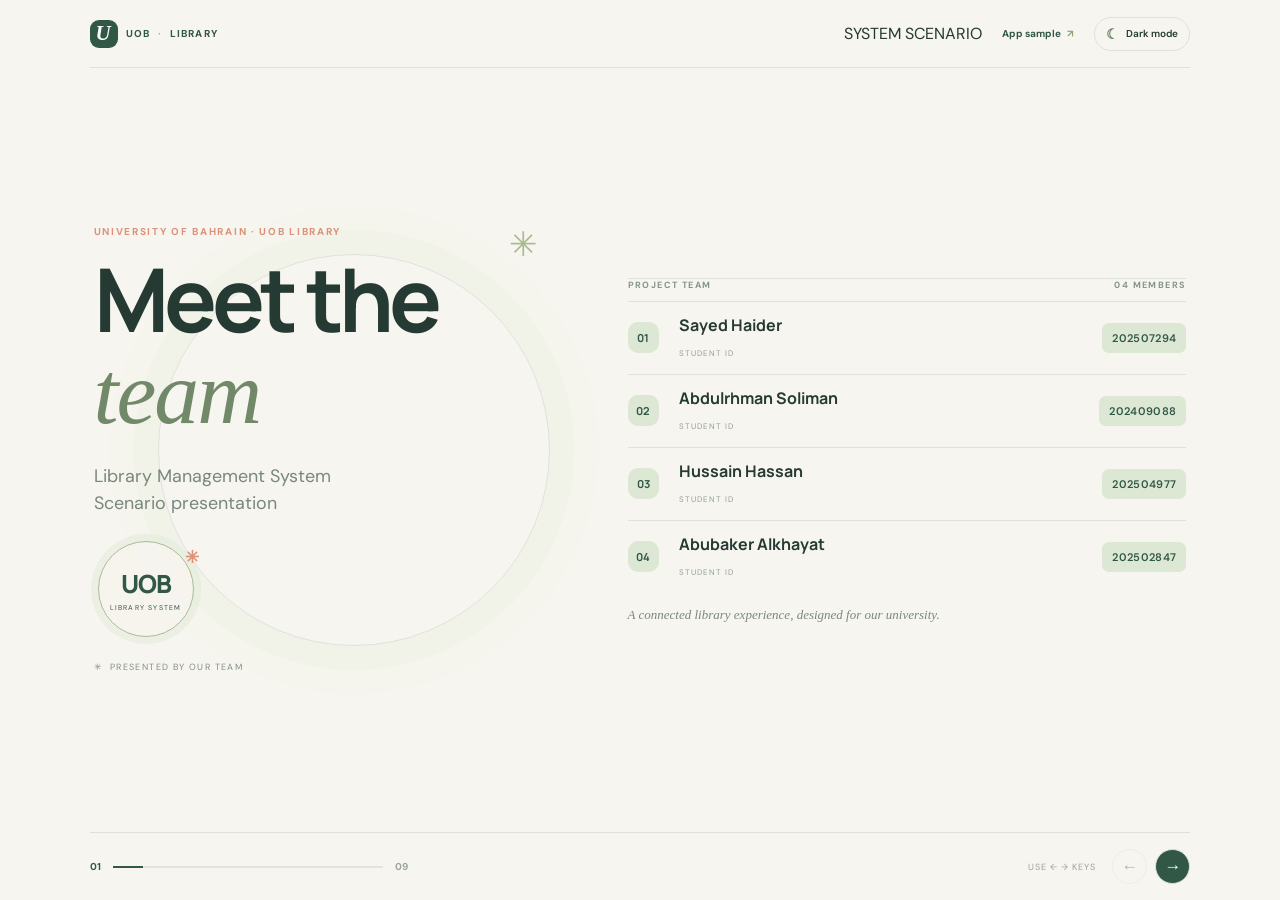
<file: docs/index.html>
<!doctype html><html lang="en"><head><meta charset="utf-8"><meta name="viewport" content="width=device-width,initial-scale=1"><title>UOB Library — Scenario</title><link rel="stylesheet" href="./presentation-assets/slides.css"><script defer src="./presentation-assets/slides.js"></script></head><body><main class="deck"><header><a href="./index.html" class="brand"><b>U</b> UOB <i>·</i> LIBRARY</a><div class="head-tools"><span>SYSTEM SCENARIO</span><a class="app-link" href="./app/">App sample <b>↗</b></a><button class="theme-toggle" id="themeToggle" type="button" aria-label="Switch to dark mode" title="Switch to dark mode"><span aria-hidden="true">☾</span><b>Dark mode</b></button></div></header><div class="stage" aria-live="polite">
<section class="slide team-slide active" aria-label="Project team"><div class="team-intro"><p class="eyebrow">UNIVERSITY OF BAHRAIN · UOB LIBRARY</p><h1>Meet the<br><em>team</em></h1><p class="sub">Library Management System<br>Scenario presentation</p><div class="team-seal" aria-hidden="true"><span>UOB</span><i>LIBRARY SYSTEM</i><b>✳</b></div><small>✳ &nbsp;PRESENTED BY OUR TEAM</small></div><div class="team-roster"><div class="team-roster-head"><span>PROJECT TEAM</span><span>04 MEMBERS</span></div><article class="team-card"><span class="team-index">01</span><div><h3>Sayed Haider</h3><small>STUDENT ID</small></div><b>202507294</b></article><article class="team-card"><span class="team-index">02</span><div><h3>Abdulrhman Soliman</h3><small>STUDENT ID</small></div><b>202409088</b></article><article class="team-card"><span class="team-index">03</span><div><h3>Hussain Hassan</h3><small>STUDENT ID</small></div><b>202504977</b></article><article class="team-card"><span class="team-index">04</span><div><h3>Abubaker Alkhayat</h3><small>STUDENT ID</small></div><b>202502847</b></article><p class="team-note">A connected library experience, designed for our university.</p></div></section>
<section class="slide cover"><div><p class="eyebrow">UNIVERSITY LIBRARY · SYSTEM OVERVIEW</p><h1>Library<br>Management<br><em>System</em></h1><p class="sub">A student-centered scenario for finding books, managing loans, and supporting library staff.</p><small>✳ &nbsp;SCENARIO PRESENTATION · 9 SLIDES</small></div><div class="books"><div class="sun"></div><i class="book one">READ</i><i class="book two">LEARN</i><i class="book three">GROW</i><b>✳</b></div></section>
<section class="slide"><p class="eyebrow">01 — THE PEOPLE</p><h2>One library.<br><em>Three perspectives.</em></h2><p class="sub">The LMS connects the people who use and run the university library.</p><div class="rows"><article><b>01</b><div><h3>Students</h3><p>Search the catalog, reserve books, and manage active loans.</p></div><span>↗</span></article><article><b>02</b><div><h3>Librarians</h3><p>Maintain inventory and member records; check books in and out.</p></div><span>⌕</span></article><article><b>03</b><div><h3>Administrators</h3><p>Review circulation, popular titles, overdue books, and fines.</p></div><span>▥</span></article></div><blockquote>One shared system keeps catalog, loan, reservation, and report data in sync.</blockquote></section>
<section class="slide"><p class="eyebrow">02 — STUDENT JOURNEY</p><h2>Ahmed’s path<br><em>through the library</em></h2><p class="sub">From course reading to a completed return.</p><div class="journey"><article><b>01</b><h3>Sign in</h3><p>University account</p></article><article><b>02</b><h3>Search</h3><p>Find a title</p></article><article><b>03</b><h3>Reserve</h3><p>Join the queue</p></article><article><b>04</b><h3>Collect</h3><p>Check out</p></article><article><b>05</b><h3>Renew</h3><p>If eligible</p></article><article><b>06</b><h3>Return</h3><p>Close the loan</p></article></div><div class="note"><b>LIVE RECORDS</b><span>Availability and loan details update as each action happens.</span></div></section>
<section class="slide"><p class="eyebrow">03 — RESERVATIONS & CHECKOUT</p><h2>When every copy<br><em>is already borrowed</em></h2><div class="reserve"><div class="cover-art"><small>UOB</small><b>THE<br>COURSE<br>TEXTBOOK</b><i>University Press</i><p>● &nbsp;0 copies available</p></div><div class="flow"><article><b>01</b><div><h3>Search the catalog</h3><p>See title, author, category, publication details, and availability.</p></div></article><article><b>02</b><div><h3>Join the reservation queue</h3><p>The LMS records Ahmed’s request and queue position.</p></div></article><article><b>03</b><div><h3>Get a collection notice</h3><p>A return updates availability and triggers a notification.</p></div></article><article><b>04</b><div><h3>Check out with a librarian</h3><p>Account verified; checkout and due dates are recorded.</p></div></article></div></div><blockquote>At checkout, the book status changes from available to borrowed.</blockquote></section>
<section class="slide"><p class="eyebrow">04 — LOANS & RETURNS</p><h2>A loan that<br><em>keeps moving</em></h2><div class="stages"><article><b>◷</b><small>BEFORE DUE DATE</small><h3>A timely reminder</h3><p>The system reminds Ahmed a few days before the loan is due.</p></article><article><b>↻</b><small>RENEWAL REQUEST</small><h3>Check eligibility</h3><p>Renewal is allowed when Ahmed qualifies and nobody else reserved the book.</p></article><article><b>✓</b><small>AT THE DESK</small><h3>Return and update</h3><p>An on-time return restores availability without a fine.</p></article></div><div class="note"><strong>Returned late?</strong><span>The LMS calculates fines under library rules and can send overdue notices.</span></div></section>
<section class="slide"><p class="eyebrow">05 — LIBRARIAN WORKSPACE</p><h2>The collection,<br><em>well cared for</em></h2><div class="librarian"><div class="inventory"><small>INVENTORY</small><h3>Add new books to the catalog.</h3><p>Enter title, author, ISBN, category, and copy count.</p><div class="stack"><i></i><i></i><i></i><b>+ NEW TITLE</b></div></div><div class="list"><article><b>↗</b><div><h3>Checkout & return</h3><p>Record circulation and keep availability current.</p></div></article><article><b>◎</b><div><h3>Member profiles</h3><p>Update contact details and borrowing history.</p></div></article><article><b>≋</b><div><h3>Account verification</h3><p>Confirm student accounts at the service desk.</p></div></article></div></div></section>
<section class="slide"><p class="eyebrow">06 — ADMINISTRATION</p><h2>Reports that help<br><em>the library plan</em></h2><p class="sub">Administrators can see how the collection is being used.</p><div class="reports"><article><b>01</b><h3>Circulation</h3><p>Books borrowed and returned over a selected period.</p><div class="bars"><i></i><i></i><i></i><i></i><i></i><i></i><i></i></div></article><article><b>02</b><h3>Popular titles</h3><p>Books with the highest student demand.</p><hr><hr><hr></article><article><b>03</b><h3>Overdue books</h3><p>Items past their due dates.</p><hr><hr><hr></article><article><b>04</b><h3>Unpaid fines</h3><p>Outstanding member balances.</p><strong class="money">$ —</strong></article></div><blockquote>Reports can guide collection planning and show where service needs attention.</blockquote></section>
<section class="slide"><p class="eyebrow">07 — THE BIG PICTURE</p><h2>A more connected<br><em>library experience</em></h2><p class="sub">One system supports the full cycle of library service.</p><div class="cycle"><span>AUTHENTICATE</span>→<span>DISCOVER</span>→<span>RESERVE</span>→<span>BORROW</span>→<span>RENEW</span>→<span>RETURN</span></div><div class="outcomes"><article><small>STUDENTS</small><p>Find and manage the books they need.</p></article><article><small>LIBRARIANS</small><p>Keep records and inventory current.</p></article><article><small>UNIVERSITY</small><p>Understand how its collection is used.</p></article></div><blockquote>Library resources become easier to find, manage, and improve.</blockquote></section>
</div><footer><div class="progress"><b id="count">01</b><div><i id="fill"></i></div><span id="total">09</span></div><div class="controls"><small>USE ← → KEYS</small><button id="prev" aria-label="Previous slide">←</button><button id="next" aria-label="Next slide">→</button></div></footer></main></body></html>
</file>
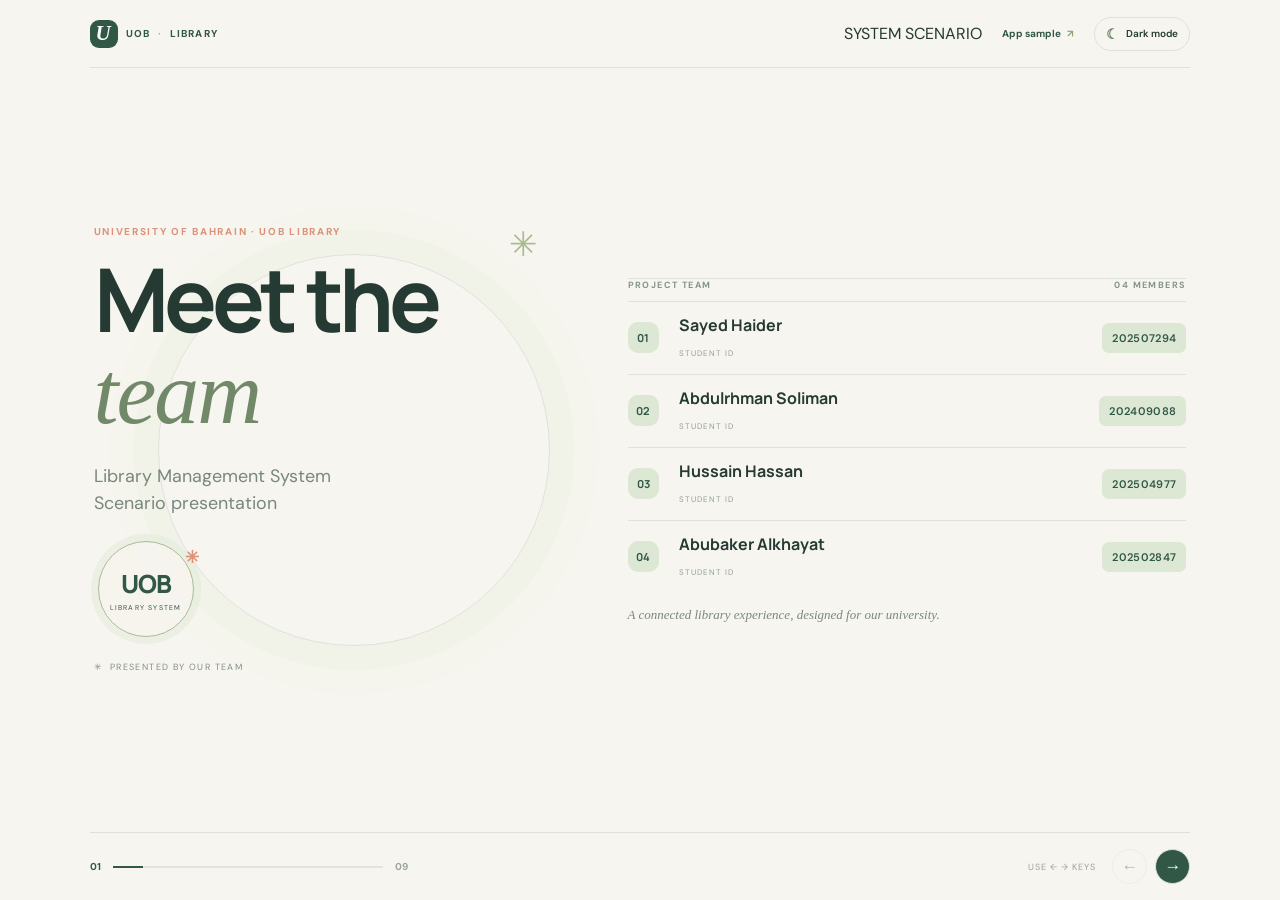
<file: newup/index.html>
<!doctype html><html lang="en"><head><meta charset="utf-8"><meta name="viewport" content="width=device-width,initial-scale=1"><title>UOB Library — Scenario</title><link rel="stylesheet" href="assets/slides.css"><script defer src="assets/slides.js"></script></head><body><main class="deck"><header><a href="../docs/index.html" class="brand"><b>U</b> UOB <i>·</i> LIBRARY</a><div class="head-tools"><span>SYSTEM SCENARIO</span><a class="app-link" href="../docs/app/">App sample <b>↗</b></a><button class="theme-toggle" id="themeToggle" type="button" aria-label="Switch to dark mode" title="Switch to dark mode"><span aria-hidden="true">☾</span><b>Dark mode</b></button></div></header><div class="stage" aria-live="polite">
<section class="slide team-slide active" aria-label="Project team"><div class="team-intro"><p class="eyebrow">UNIVERSITY OF BAHRAIN · UOB LIBRARY</p><h1>Meet the<br><em>team</em></h1><p class="sub">Library Management System<br>Scenario presentation</p><div class="team-seal" aria-hidden="true"><span>UOB</span><i>LIBRARY SYSTEM</i><b>✳</b></div><small>✳ &nbsp;PRESENTED BY OUR TEAM</small></div><div class="team-roster"><div class="team-roster-head"><span>PROJECT TEAM</span><span>04 MEMBERS</span></div><article class="team-card"><span class="team-index">01</span><div><h3>Sayed Haider</h3><small>STUDENT ID</small></div><b>202507294</b></article><article class="team-card"><span class="team-index">02</span><div><h3>Abdulrhman Soliman</h3><small>STUDENT ID</small></div><b>202409088</b></article><article class="team-card"><span class="team-index">03</span><div><h3>Hussain Hassan</h3><small>STUDENT ID</small></div><b>202504977</b></article><article class="team-card"><span class="team-index">04</span><div><h3>Abubaker Alkhayat</h3><small>STUDENT ID</small></div><b>202502847</b></article><p class="team-note">A connected library experience, designed for our university.</p></div></section>
<section class="slide cover"><div><p class="eyebrow">UNIVERSITY LIBRARY · SYSTEM OVERVIEW</p><h1>Library<br>Management<br><em>System</em></h1><p class="sub">A student-centered scenario for finding books, managing loans, and supporting library staff.</p><small>✳ &nbsp;SCENARIO PRESENTATION · 9 SLIDES</small></div><div class="books"><div class="sun"></div><i class="book one">READ</i><i class="book two">LEARN</i><i class="book three">GROW</i><b>✳</b></div></section>
<section class="slide"><p class="eyebrow">01 — THE PEOPLE</p><h2>One library.<br><em>Three perspectives.</em></h2><p class="sub">The LMS connects the people who use and run the university library.</p><div class="rows"><article><b>01</b><div><h3>Students</h3><p>Search the catalog, reserve books, and manage active loans.</p></div><span>↗</span></article><article><b>02</b><div><h3>Librarians</h3><p>Maintain inventory and member records; check books in and out.</p></div><span>⌕</span></article><article><b>03</b><div><h3>Administrators</h3><p>Review circulation, popular titles, overdue books, and fines.</p></div><span>▥</span></article></div><blockquote>One shared system keeps catalog, loan, reservation, and report data in sync.</blockquote></section>
<section class="slide"><p class="eyebrow">02 — STUDENT JOURNEY</p><h2>Ahmed’s path<br><em>through the library</em></h2><p class="sub">From course reading to a completed return.</p><div class="journey"><article><b>01</b><h3>Sign in</h3><p>University account</p></article><article><b>02</b><h3>Search</h3><p>Find a title</p></article><article><b>03</b><h3>Reserve</h3><p>Join the queue</p></article><article><b>04</b><h3>Collect</h3><p>Check out</p></article><article><b>05</b><h3>Renew</h3><p>If eligible</p></article><article><b>06</b><h3>Return</h3><p>Close the loan</p></article></div><div class="note"><b>LIVE RECORDS</b><span>Availability and loan details update as each action happens.</span></div></section>
<section class="slide"><p class="eyebrow">03 — RESERVATIONS & CHECKOUT</p><h2>When every copy<br><em>is already borrowed</em></h2><div class="reserve"><div class="cover-art"><small>UOB</small><b>THE<br>COURSE<br>TEXTBOOK</b><i>University Press</i><p>● &nbsp;0 copies available</p></div><div class="flow"><article><b>01</b><div><h3>Search the catalog</h3><p>See title, author, category, publication details, and availability.</p></div></article><article><b>02</b><div><h3>Join the reservation queue</h3><p>The LMS records Ahmed’s request and queue position.</p></div></article><article><b>03</b><div><h3>Get a collection notice</h3><p>A return updates availability and triggers a notification.</p></div></article><article><b>04</b><div><h3>Check out with a librarian</h3><p>Account verified; checkout and due dates are recorded.</p></div></article></div></div><blockquote>At checkout, the book status changes from available to borrowed.</blockquote></section>
<section class="slide"><p class="eyebrow">04 — LOANS & RETURNS</p><h2>A loan that<br><em>keeps moving</em></h2><div class="stages"><article><b>◷</b><small>BEFORE DUE DATE</small><h3>A timely reminder</h3><p>The system reminds Ahmed a few days before the loan is due.</p></article><article><b>↻</b><small>RENEWAL REQUEST</small><h3>Check eligibility</h3><p>Renewal is allowed when Ahmed qualifies and nobody else reserved the book.</p></article><article><b>✓</b><small>AT THE DESK</small><h3>Return and update</h3><p>An on-time return restores availability without a fine.</p></article></div><div class="note"><strong>Returned late?</strong><span>The LMS calculates fines under library rules and can send overdue notices.</span></div></section>
<section class="slide"><p class="eyebrow">05 — LIBRARIAN WORKSPACE</p><h2>The collection,<br><em>well cared for</em></h2><div class="librarian"><div class="inventory"><small>INVENTORY</small><h3>Add new books to the catalog.</h3><p>Enter title, author, ISBN, category, and copy count.</p><div class="stack"><i></i><i></i><i></i><b>+ NEW TITLE</b></div></div><div class="list"><article><b>↗</b><div><h3>Checkout & return</h3><p>Record circulation and keep availability current.</p></div></article><article><b>◎</b><div><h3>Member profiles</h3><p>Update contact details and borrowing history.</p></div></article><article><b>≋</b><div><h3>Account verification</h3><p>Confirm student accounts at the service desk.</p></div></article></div></div></section>
<section class="slide"><p class="eyebrow">06 — ADMINISTRATION</p><h2>Reports that help<br><em>the library plan</em></h2><p class="sub">Administrators can see how the collection is being used.</p><div class="reports"><article><b>01</b><h3>Circulation</h3><p>Books borrowed and returned over a selected period.</p><div class="bars"><i></i><i></i><i></i><i></i><i></i><i></i><i></i></div></article><article><b>02</b><h3>Popular titles</h3><p>Books with the highest student demand.</p><hr><hr><hr></article><article><b>03</b><h3>Overdue books</h3><p>Items past their due dates.</p><hr><hr><hr></article><article><b>04</b><h3>Unpaid fines</h3><p>Outstanding member balances.</p><strong class="money">$ —</strong></article></div><blockquote>Reports can guide collection planning and show where service needs attention.</blockquote></section>
<section class="slide"><p class="eyebrow">07 — THE BIG PICTURE</p><h2>A more connected<br><em>library experience</em></h2><p class="sub">One system supports the full cycle of library service.</p><div class="cycle"><span>AUTHENTICATE</span>→<span>DISCOVER</span>→<span>RESERVE</span>→<span>BORROW</span>→<span>RENEW</span>→<span>RETURN</span></div><div class="outcomes"><article><small>STUDENTS</small><p>Find and manage the books they need.</p></article><article><small>LIBRARIANS</small><p>Keep records and inventory current.</p></article><article><small>UNIVERSITY</small><p>Understand how its collection is used.</p></article></div><blockquote>Library resources become easier to find, manage, and improve.</blockquote></section>
</div><footer><div class="progress"><b id="count">01</b><div><i id="fill"></i></div><span id="total">09</span></div><div class="controls"><small>USE ← → KEYS</small><button id="prev" aria-label="Previous slide">←</button><button id="next" aria-label="Next slide">→</button></div></footer></main></body></html>
</file>
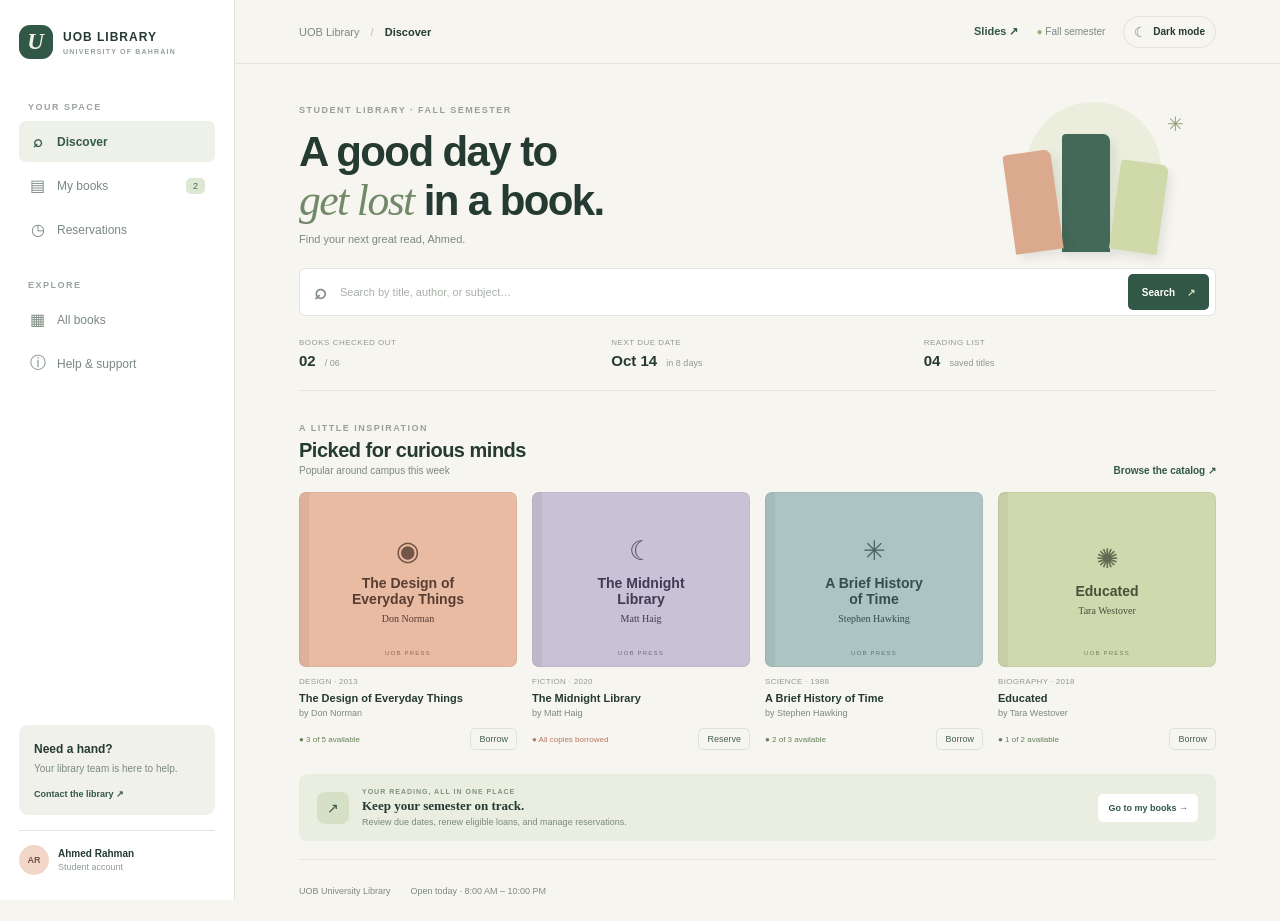
<file: docs/app/index.html>
<!doctype html><html lang="en"><head><meta charset="utf-8"><meta name="viewport" content="width=device-width,initial-scale=1"><title>UOB Library · Student account</title><link rel="stylesheet" href="../app-assets/app.css"><script defer src="../app-assets/app.js"></script></head><body><div class="app-shell"><aside class="sidebar"><a class="brand" href="./index.html"><b>U</b><span>UOB LIBRARY<small>UNIVERSITY OF BAHRAIN</small></span></a><small class="nav-label">YOUR SPACE</small><a class="nav active" href="#discover"><i>⌕</i> Discover</a><a class="nav" href="#loans"><i>▤</i> My books <em>2</em></a><a class="nav" href="#reservations"><i>◷</i> Reservations</a><small class="nav-label explore">EXPLORE</small><a class="nav" href="#catalog"><i>▦</i> All books</a><a class="nav" href="#help"><i>ⓘ</i> Help & support</a><div class="side-bottom"><div class="help"><b>Need a hand?</b><p>Your library team is here to help.</p><span class="contact-display" aria-label="Contact the library, preview only">Contact the library ↗</span></div><div class="student"><span>AR</span><div><b>Ahmed Rahman</b><small>Student account</small></div></div></div></aside><main><header class="topbar"><div>UOB Library <span>/</span> <b>Discover</b></div><div class="top-tools"><a class="scenario-link" href="../slides/">Slides ↗</a><span class="term">● Fall semester</span><button id="themeToggle" class="theme" aria-label="Switch to dark mode"><span>☾</span><b>Dark mode</b></button></div></header><section class="content" id="discover"><div class="welcome"><div><small class="eyebrow">STUDENT LIBRARY · FALL SEMESTER</small><h1>A good day to<br><em>get lost</em> in a book.</h1><p>Find your next great read, Ahmed.</p></div><div class="art"><div class="sun"></div><i class="a"></i><i class="b"></i><i class="c"></i><span>✳</span></div></div><form class="search" id="searchForm"><b>⌕</b><input id="searchInput" placeholder="Search by title, author, or subject…" aria-label="Search books"><button>Search <span>↗</span></button></form><div class="stats"><div><small>BOOKS CHECKED OUT</small><b>02 <i>/ 06</i></b></div><div><small>NEXT DUE DATE</small><b>Oct 14 <i>in 8 days</i></b></div><div><small>READING LIST</small><b>04 <i>saved titles</i></b></div></div><section class="catalog" id="catalog"><div class="section-title"><div><small class="eyebrow">A LITTLE INSPIRATION</small><h2>Picked for curious minds</h2><p>Popular around campus this week</p></div><span>Browse the catalog ↗</span></div><div class="books-grid" id="bookGrid"><article class="book-card" data-search="the design of everyday things don norman design"><div class="cover peach"><span>◉</span><b>The Design of<br>Everyday Things</b><i>Don Norman</i><small>UOB PRESS</small></div><small class="category">DESIGN · 2013</small><h3>The Design of Everyday Things</h3><p>by Don Norman</p><div class="card-foot"><small>● 3 of 5 available</small><button class="action">Borrow</button></div></article><article class="book-card" data-search="the midnight library matt haig fiction"><div class="cover lilac"><span>☾</span><b>The Midnight<br>Library</b><i>Matt Haig</i><small>UOB PRESS</small></div><small class="category">FICTION · 2020</small><h3>The Midnight Library</h3><p>by Matt Haig</p><div class="card-foot"><small class="unavailable">● All copies borrowed</small><button class="action reserve">Reserve</button></div></article><article class="book-card" data-search="a brief history of time stephen hawking science"><div class="cover blue"><span>✳</span><b>A Brief History<br>of Time</b><i>Stephen Hawking</i><small>UOB PRESS</small></div><small class="category">SCIENCE · 1988</small><h3>A Brief History of Time</h3><p>by Stephen Hawking</p><div class="card-foot"><small>● 2 of 3 available</small><button class="action">Borrow</button></div></article><article class="book-card" data-search="educated tara westover biography"><div class="cover sage"><span>✺</span><b>Educated</b><i>Tara Westover</i><small>UOB PRESS</small></div><small class="category">BIOGRAPHY · 2018</small><h3>Educated</h3><p>by Tara Westover</p><div class="card-foot"><small>● 1 of 2 available</small><button class="action">Borrow</button></div></article></div><p id="empty" class="empty" hidden>No books match your search. Try a different title or author.</p></section><section class="loan-banner" id="loans"><div>↗</div><p><small>YOUR READING, ALL IN ONE PLACE</small><b>Keep your semester on track.</b><span>Review due dates, renew eligible loans, and manage reservations.</span></p><a href="#loans">Go to my books →</a></section><footer id="help">UOB University Library <span>Open today · 8:00 AM – 10:00 PM</span></footer></section></main></div></body></html>
</file>
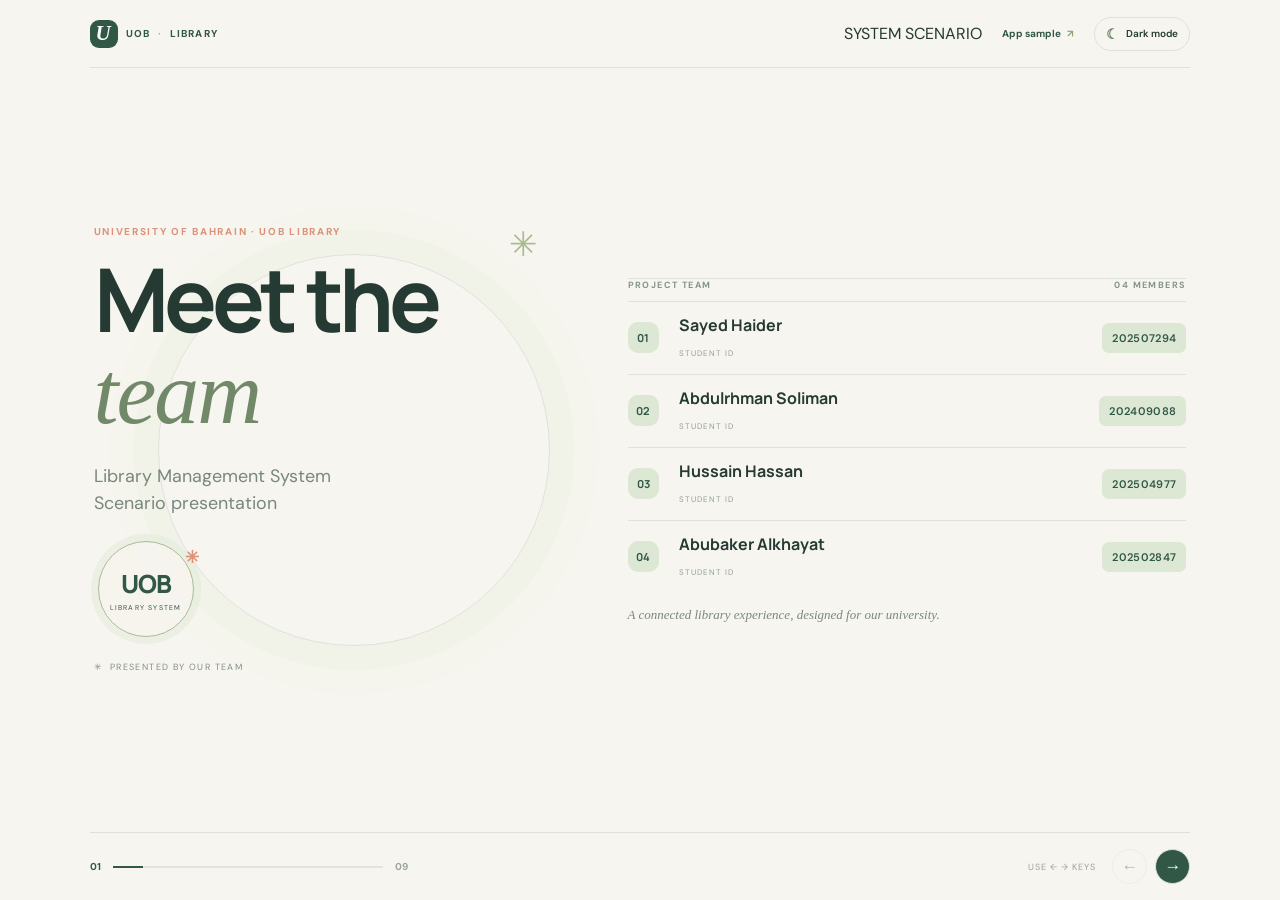
<file: docs/slides/index.html>
<!doctype html><html lang="en"><head><meta charset="utf-8"><meta name="viewport" content="width=device-width,initial-scale=1"><title>UOB Library — Scenario</title><link rel="stylesheet" href="../presentation-assets/slides.css"><script defer src="../presentation-assets/slides.js"></script></head><body><main class="deck"><header><a href="../index.html" class="brand"><b>U</b> UOB <i>·</i> LIBRARY</a><div class="head-tools"><span>SYSTEM SCENARIO</span><a class="app-link" href="../app/">App sample <b>↗</b></a><button class="theme-toggle" id="themeToggle" type="button" aria-label="Switch to dark mode" title="Switch to dark mode"><span aria-hidden="true">☾</span><b>Dark mode</b></button></div></header><div class="stage" aria-live="polite">
<section class="slide team-slide active" aria-label="Project team"><div class="team-intro"><p class="eyebrow">UNIVERSITY OF BAHRAIN · UOB LIBRARY</p><h1>Meet the<br><em>team</em></h1><p class="sub">Library Management System<br>Scenario presentation</p><div class="team-seal" aria-hidden="true"><span>UOB</span><i>LIBRARY SYSTEM</i><b>✳</b></div><small>✳ &nbsp;PRESENTED BY OUR TEAM</small></div><div class="team-roster"><div class="team-roster-head"><span>PROJECT TEAM</span><span>04 MEMBERS</span></div><article class="team-card"><span class="team-index">01</span><div><h3>Sayed Haider</h3><small>STUDENT ID</small></div><b>202507294</b></article><article class="team-card"><span class="team-index">02</span><div><h3>Abdulrhman Soliman</h3><small>STUDENT ID</small></div><b>202409088</b></article><article class="team-card"><span class="team-index">03</span><div><h3>Hussain Hassan</h3><small>STUDENT ID</small></div><b>202504977</b></article><article class="team-card"><span class="team-index">04</span><div><h3>Abubaker Alkhayat</h3><small>STUDENT ID</small></div><b>202502847</b></article><p class="team-note">A connected library experience, designed for our university.</p></div></section>
<section class="slide cover"><div><p class="eyebrow">UNIVERSITY LIBRARY · SYSTEM OVERVIEW</p><h1>Library<br>Management<br><em>System</em></h1><p class="sub">A student-centered scenario for finding books, managing loans, and supporting library staff.</p><small>✳ &nbsp;SCENARIO PRESENTATION · 9 SLIDES</small></div><div class="books"><div class="sun"></div><i class="book one">READ</i><i class="book two">LEARN</i><i class="book three">GROW</i><b>✳</b></div></section>
<section class="slide"><p class="eyebrow">01 — THE PEOPLE</p><h2>One library.<br><em>Three perspectives.</em></h2><p class="sub">The LMS connects the people who use and run the university library.</p><div class="rows"><article><b>01</b><div><h3>Students</h3><p>Search the catalog, reserve books, and manage active loans.</p></div><span>↗</span></article><article><b>02</b><div><h3>Librarians</h3><p>Maintain inventory and member records; check books in and out.</p></div><span>⌕</span></article><article><b>03</b><div><h3>Administrators</h3><p>Review circulation, popular titles, overdue books, and fines.</p></div><span>▥</span></article></div><blockquote>One shared system keeps catalog, loan, reservation, and report data in sync.</blockquote></section>
<section class="slide"><p class="eyebrow">02 — STUDENT JOURNEY</p><h2>Ahmed’s path<br><em>through the library</em></h2><p class="sub">From course reading to a completed return.</p><div class="journey"><article><b>01</b><h3>Sign in</h3><p>University account</p></article><article><b>02</b><h3>Search</h3><p>Find a title</p></article><article><b>03</b><h3>Reserve</h3><p>Join the queue</p></article><article><b>04</b><h3>Collect</h3><p>Check out</p></article><article><b>05</b><h3>Renew</h3><p>If eligible</p></article><article><b>06</b><h3>Return</h3><p>Close the loan</p></article></div><div class="note"><b>LIVE RECORDS</b><span>Availability and loan details update as each action happens.</span></div></section>
<section class="slide"><p class="eyebrow">03 — RESERVATIONS & CHECKOUT</p><h2>When every copy<br><em>is already borrowed</em></h2><div class="reserve"><div class="cover-art"><small>UOB</small><b>THE<br>COURSE<br>TEXTBOOK</b><i>University Press</i><p>● &nbsp;0 copies available</p></div><div class="flow"><article><b>01</b><div><h3>Search the catalog</h3><p>See title, author, category, publication details, and availability.</p></div></article><article><b>02</b><div><h3>Join the reservation queue</h3><p>The LMS records Ahmed’s request and queue position.</p></div></article><article><b>03</b><div><h3>Get a collection notice</h3><p>A return updates availability and triggers a notification.</p></div></article><article><b>04</b><div><h3>Check out with a librarian</h3><p>Account verified; checkout and due dates are recorded.</p></div></article></div></div><blockquote>At checkout, the book status changes from available to borrowed.</blockquote></section>
<section class="slide"><p class="eyebrow">04 — LOANS & RETURNS</p><h2>A loan that<br><em>keeps moving</em></h2><div class="stages"><article><b>◷</b><small>BEFORE DUE DATE</small><h3>A timely reminder</h3><p>The system reminds Ahmed a few days before the loan is due.</p></article><article><b>↻</b><small>RENEWAL REQUEST</small><h3>Check eligibility</h3><p>Renewal is allowed when Ahmed qualifies and nobody else reserved the book.</p></article><article><b>✓</b><small>AT THE DESK</small><h3>Return and update</h3><p>An on-time return restores availability without a fine.</p></article></div><div class="note"><strong>Returned late?</strong><span>The LMS calculates fines under library rules and can send overdue notices.</span></div></section>
<section class="slide"><p class="eyebrow">05 — LIBRARIAN WORKSPACE</p><h2>The collection,<br><em>well cared for</em></h2><div class="librarian"><div class="inventory"><small>INVENTORY</small><h3>Add new books to the catalog.</h3><p>Enter title, author, ISBN, category, and copy count.</p><div class="stack"><i></i><i></i><i></i><b>+ NEW TITLE</b></div></div><div class="list"><article><b>↗</b><div><h3>Checkout & return</h3><p>Record circulation and keep availability current.</p></div></article><article><b>◎</b><div><h3>Member profiles</h3><p>Update contact details and borrowing history.</p></div></article><article><b>≋</b><div><h3>Account verification</h3><p>Confirm student accounts at the service desk.</p></div></article></div></div></section>
<section class="slide"><p class="eyebrow">06 — ADMINISTRATION</p><h2>Reports that help<br><em>the library plan</em></h2><p class="sub">Administrators can see how the collection is being used.</p><div class="reports"><article><b>01</b><h3>Circulation</h3><p>Books borrowed and returned over a selected period.</p><div class="bars"><i></i><i></i><i></i><i></i><i></i><i></i><i></i></div></article><article><b>02</b><h3>Popular titles</h3><p>Books with the highest student demand.</p><hr><hr><hr></article><article><b>03</b><h3>Overdue books</h3><p>Items past their due dates.</p><hr><hr><hr></article><article><b>04</b><h3>Unpaid fines</h3><p>Outstanding member balances.</p><strong class="money">$ —</strong></article></div><blockquote>Reports can guide collection planning and show where service needs attention.</blockquote></section>
<section class="slide"><p class="eyebrow">07 — THE BIG PICTURE</p><h2>A more connected<br><em>library experience</em></h2><p class="sub">One system supports the full cycle of library service.</p><div class="cycle"><span>AUTHENTICATE</span>→<span>DISCOVER</span>→<span>RESERVE</span>→<span>BORROW</span>→<span>RENEW</span>→<span>RETURN</span></div><div class="outcomes"><article><small>STUDENTS</small><p>Find and manage the books they need.</p></article><article><small>LIBRARIANS</small><p>Keep records and inventory current.</p></article><article><small>UNIVERSITY</small><p>Understand how its collection is used.</p></article></div><blockquote>Library resources become easier to find, manage, and improve.</blockquote></section>
</div><footer><div class="progress"><b id="count">01</b><div><i id="fill"></i></div><span id="total">09</span></div><div class="controls"><small>USE ← → KEYS</small><button id="prev" aria-label="Previous slide">←</button><button id="next" aria-label="Next slide">→</button></div></footer></main></body></html>
</file>
<file: docs/presentation-assets/slides.css>
@import url('https://fonts.googleapis.com/css2?family=DM+Sans:wght@400;500;600;700&family=Manrope:wght@400;500;600;700;800&display=swap');:root{--bg:#f7f5ef;--ink:#243a32;--green:#315747;--sage:#dce7d4;--muted:#78877e;--coral:#dc9178;--line:#dfe2d9;--serif:Georgia,serif}*{box-sizing:border-box}body{margin:0;background:var(--bg);color:var(--ink);font-family:'DM Sans',sans-serif}.deck{height:100dvh;min-height:560px;padding:0 clamp(22px,7vw,110px);display:flex;flex-direction:column;max-width:1600px;margin:auto;overflow:hidden}header,footer{height:68px;flex:none;display:flex;align-items:center;justify-content:space-between;border-bottom:1px solid var(--line);z-index:4}header>span{font-size:9px;letter-spacing:1.3px;color:#96a097;font-weight:bold}.brand{font-size:10px;letter-spacing:1.1px;font-weight:bold;text-decoration:none;color:var(--green);display:flex;gap:8px;align-items:center}.brand b{background:var(--green);border-radius:9px;width:28px;height:28px;display:grid;place-items:center;color:white;font:italic bold 21px Georgia}.brand i{color:var(--coral);font-style:normal}.stage{flex:1;min-height:0;position:relative}.slide{position:absolute;inset:0;display:flex;flex-direction:column;justify-content:center;padding:30px 4px;opacity:0;visibility:hidden;transform:translateX(42px) scale(.99);transition:opacity .45s,transform .6s cubic-bezier(.2,.75,.2,1),visibility .45s}.slide.active{opacity:1;visibility:visible;transform:none}.slide.enter{animation:enter .55s both}@keyframes enter{from{opacity:0;transform:translateY(16px)}to{opacity:1;transform:none}}.eyebrow{color:var(--coral);font-size:10px;letter-spacing:1.7px;font-weight:bold;margin:0 0 17px}.slide h1,.slide h2{font:700 clamp(40px,5.7vw,72px)/1.04 Manrope,sans-serif;letter-spacing:-3px;margin:0}.slide h1 em,.slide h2 em{font:italic 500 1.02em var(--serif);color:#718968;letter-spacing:-2px}.sub{font-size:clamp(15px,1.65vw,20px);color:var(--muted);line-height:1.5;margin:17px 0 26px;max-width:700px}.slide small{color:#829187;letter-spacing:1.2px;font-size:9px}.cover{display:grid;grid-template-columns:1fr 1fr;align-items:center}.cover h1{font-size:clamp(55px,7vw,90px);line-height:.98;letter-spacing:-5px}.cover .sub{max-width:500px;margin:24px 0 28px}.books{height:min(58vh,440px);position:relative;display:flex;justify-content:center;align-items:flex-end;gap:13px;padding-bottom:13%;isolation:isolate}.sun{position:absolute;width:min(29vw,340px);aspect-ratio:1;border-radius:50%;background:#eceedd;top:5%;left:17%;z-index:-1;animation:breathe 4s infinite}.book{width:24%;max-width:130px;min-width:80px;border-radius:5px 9px 2px 2px;box-shadow:9px 14px 25px #243a321a;display:grid;place-items:center;writing-mode:vertical-rl;transform:rotate(180deg);font-style:normal;font-weight:bold;letter-spacing:2px;font-size:10px;animation:float 4s ease-in-out infinite}.one{height:58%;background:#dba98d;color:#573d33;rotate:9deg}.two{height:74%;background:#456958;color:white;animation-delay:.25s}.three{height:62%;background:#cfd9a9;color:#49563c;rotate:-8deg;animation-delay:.45s}.books>b{position:absolute;right:9%;top:11%;font-size:30px;color:#8da077;animation:spin 16s linear infinite}@keyframes float{50%{translate:0 -9px}}@keyframes breathe{50%{scale:1.05}}@keyframes spin{to{rotate:360deg}}.rows{max-width:930px;border-top:1px solid var(--line)}.rows article{min-height:77px;border-bottom:1px solid var(--line);display:grid;grid-template-columns:45px 1fr 35px;gap:14px;align-items:center}.rows article>b,.flow article>b{color:var(--coral);font-size:13px}.rows h3,.journey h3,.flow h3,.stages h3,.list h3{font:700 17px Manrope,sans-serif;margin:0 0 4px}.rows p,.journey p,.flow p,.stages p,.list p{margin:0;color:var(--muted);font-size:13px;line-height:1.4}.rows article>span{width:30px;height:30px;background:var(--sage);border-radius:50%;display:grid;place-items:center;color:var(--green)}blockquote{border-left:2px solid #a9ba90;padding:4px 0 4px 14px;color:#617565;font:italic 16px var(--serif);margin:24px 0 0}.journey{position:relative;display:grid;grid-template-columns:repeat(6,1fr);gap:9px;margin:24px 0 32px}.journey:before{content:'';position:absolute;left:20px;right:20px;top:23px;border-top:1px solid #cfd8c8;z-index:-1;animation:draw 1s .2s both;transform-origin:left}@keyframes draw{from{scale:0 1}to{scale:1 1}}.journey b{width:47px;height:47px;background:var(--sage);border-radius:13px;display:grid;place-items:center;margin-bottom:13px;box-shadow:0 0 0 6px var(--bg);font:700 14px Manrope;color:var(--green)}.journey article:last-child b{background:var(--green);color:white}.journey h3{font-size:14px}.journey p{font-size:11px}.note{padding:16px 20px;background:#edf1e7;border-radius:8px;display:flex;gap:22px;align-items:center;color:#58695d;font-size:14px}.note>b{white-space:nowrap;letter-spacing:1px;font-size:9px;color:var(--green)}.reserve{display:grid;grid-template-columns:.7fr 1.3fr;gap:clamp(26px,6vw,85px);align-items:center;margin-top:18px}.cover-art{height:228px;width:156px;background:#496b59;color:#eef1e6;border-radius:4px 8px 2px 2px;box-shadow:12px 15px 26px #1d332b20;padding:17px;display:flex;flex-direction:column;justify-content:space-between;margin:auto;transform:rotate(-4deg);animation:bookin .7s both}.cover-art small{color:#e4ebdd}.cover-art b{font:700 20px/1.1 Manrope}.cover-art i{font:italic 11px var(--serif)}.cover-art p{position:absolute;bottom:-41px;left:0;width:100%;text-align:center;color:#a96c59;font-size:11px;white-space:nowrap}.flow article{display:grid;grid-template-columns:34px 1fr;gap:12px;margin-bottom:17px}.flow h3{font-size:15px}.flow p{font-size:12px}.stages{display:grid;grid-template-columns:repeat(3,1fr);gap:36px;margin:38px 0 34px}.stages article{position:relative}.stages article>b{width:42px;height:42px;display:grid;place-items:center;background:var(--sage);border-radius:50%;font-size:20px;color:var(--green);margin-bottom:17px;box-shadow:0 0 0 7px var(--bg)}.stages small{color:var(--coral);font-size:9px}.stages h3{margin:9px 0 7px}.stages p{max-width:280px}.note strong{color:var(--green);white-space:nowrap}.librarian{display:grid;grid-template-columns:1fr 1fr;gap:7vw;margin-top:27px}.inventory{border-right:1px solid var(--line);padding-right:35px}.inventory>small{color:var(--coral);font-size:9px;font-weight:bold}.inventory h3{font:700 24px Manrope;margin:12px 0 9px}.inventory p{color:var(--muted);line-height:1.5;max-width:400px}.stack{display:flex;align-items:flex-end;gap:5px;height:65px;margin-top:21px}.stack i{width:17px;height:45px;background:#dba98d;border-radius:3px 3px 0 0;animation:stack .5s both}.stack i:nth-child(2){height:59px;background:#496958;animation-delay:.12s}.stack i:nth-child(3){height:52px;background:#cfd9a9;animation-delay:.22s}.stack b{font-size:9px;color:#879487;margin:0 0 7px 5px;letter-spacing:1px}@keyframes stack{from{transform:scaleY(0);transform-origin:bottom}to{transform:scaleY(1);transform-origin:bottom}}.list article{display:grid;grid-template-columns:38px 1fr;gap:12px;padding:14px 0;border-bottom:1px solid var(--line)}.list article>b{width:30px;height:30px;background:#edf1e7;color:#698064;border-radius:9px;display:grid;place-items:center}.list h3{font-size:15px}.list p{font-size:12px}.reports{display:grid;grid-template-columns:repeat(4,1fr);gap:18px}.reports article{position:relative;border-top:2px solid #c9d4bf;padding:15px 5px 8px 0;min-height:158px}.reports article>b{position:absolute;right:0;top:14px;color:#98a496;font-size:10px}.reports h3{font:700 15px Manrope;margin:9px 0 6px}.reports p{font-size:11px;line-height:1.45;color:var(--muted);min-height:33px}.reports hr{border:0;height:5px;background:#dce4d4;border-radius:4px;margin:7px 0;width:70%}.reports hr:nth-of-type(2){width:54%}.reports hr:nth-of-type(3){width:83%}.bars{height:35px;display:flex;align-items:flex-end;gap:6px}.bars i{width:11px;background:#9bae83;border-radius:3px 3px 0 0;height:40%;animation:bar .65s both}.bars i:nth-child(2){height:65%}.bars i:nth-child(3){height:48%}.bars i:nth-child(4){height:83%}.bars i:nth-child(5){height:58%}.bars i:nth-child(6){height:100%}.bars i:nth-child(7){height:72%}@keyframes bar{from{scale:1 0;transform-origin:bottom}to{scale:1 1;transform-origin:bottom}}.money{font:700 25px Manrope;color:#a5b38e}.cycle{display:flex;flex-wrap:wrap;align-items:center;gap:clamp(7px,1.1vw,16px);margin:28px 0 35px;font:700 clamp(9px,1.2vw,14px) Manrope}.cycle span{white-space:nowrap}.cycle{color:#81966d}.outcomes{display:grid;grid-template-columns:repeat(3,1fr);border-top:1px solid var(--line);border-bottom:1px solid var(--line)}.outcomes article{padding:17px 15px 17px 0}.outcomes article+article{border-left:1px solid var(--line);padding-left:18px}.outcomes small{color:var(--coral);font-size:8px;letter-spacing:1px}.outcomes p{font-size:13px;color:var(--muted);margin:7px 0 0}footer{border:0;border-top:1px solid var(--line)}.progress{display:flex;align-items:center;gap:12px;font-size:10px;color:var(--green);font-weight:bold}.progress>div{height:2px;width:min(25vw,270px);background:#e1e3dc}.progress i{display:block;height:100%;background:var(--green);width:12.5%;transition:width .45s}.progress span{color:#9ca69b}.controls{display:flex;align-items:center;gap:8px}.controls small{font-size:9px;letter-spacing:1px;color:#99a39a;margin-right:8px}.controls button{width:35px;height:35px;border:1px solid var(--line);border-radius:50%;background:transparent;color:var(--green);font-size:17px;cursor:pointer}.controls button:last-child{background:var(--green);color:white}.controls button:disabled{opacity:.4;cursor:default}
@media(max-width:700px){.deck{padding:0 20px;min-height:520px}header,footer{height:56px}.cover{grid-template-columns:1fr}.books{position:absolute;right:-25px;bottom:55px;width:48vw;height:34vh;opacity:.35;z-index:-1}.slide h2{font-size:clamp(35px,10vw,52px);letter-spacing:-2px}.slide h2 em{letter-spacing:-1px}.cover h1{font-size:clamp(52px,14vw,75px)}.sub{font-size:14px;margin:12px 0 18px}.rows article{min-height:67px;grid-template-columns:32px 1fr 28px;gap:8px}.rows h3{font-size:15px}.rows p{font-size:11px}.journey{grid-template-columns:repeat(3,1fr);gap:15px 8px;margin:15px 0 20px}.journey:before{display:none}.journey b{width:38px;height:38px;margin-bottom:7px;box-shadow:none}.journey h3{font-size:13px}.journey p{font-size:10px}.note{display:block;padding:12px 14px;font-size:12px}.note span{display:block;margin-top:5px}.reserve{grid-template-columns:104px 1fr;gap:16px}.cover-art{width:100px;height:150px;padding:11px}.cover-art b{font-size:14px}.cover-art p{font-size:9px;bottom:-36px}.flow article{grid-template-columns:24px 1fr;gap:7px;margin-bottom:12px}.flow h3{font-size:12px}.flow p{font-size:10px}.stages{grid-template-columns:1fr;gap:12px;margin:18px 0}.stages article{display:grid;grid-template-columns:34px 1fr;column-gap:10px;align-items:center}.stages article>b{grid-row:1/4;width:31px;height:31px;margin:0;box-shadow:0 0 0 4px var(--bg)}.stages small{font-size:7px}.stages h3{font-size:13px;margin:2px 0}.stages p{font-size:10px;max-width:none}.librarian{grid-template-columns:1fr;gap:5px;margin-top:12px}.inventory{border:0;border-bottom:1px solid var(--line);padding:0 0 10px}.inventory h3{font-size:18px;margin:6px 0}.inventory p{font-size:11px;margin:4px 0}.stack{display:none}.list article{padding:8px 0;grid-template-columns:29px 1fr;gap:8px}.list article>b{width:25px;height:25px}.list h3{font-size:12px}.list p{font-size:10px}.reports{grid-template-columns:repeat(2,1fr);gap:0 14px}.reports article{min-height:120px;padding-top:9px}.reports h3{font-size:13px;margin:7px 0 4px}.reports p{font-size:10px;min-height:30px}.cycle{gap:7px;font-size:8px;margin:17px 0}.outcomes article{padding:12px 6px 12px 0}.outcomes article+article{padding-left:9px}.outcomes small{font-size:7px}.outcomes p{font-size:10px}.controls small{display:none}.progress>div{width:24vw}.slide{padding:18px 0}blockquote{font-size:14px;margin-top:15px}}
@media(prefers-reduced-motion:reduce){*,*::before,*::after{animation-duration:.01ms!important;animation-iteration-count:1!important;transition-duration:.01ms!important}}

/* Theme control */
header .head-tools{display:flex;align-items:center;gap:20px} .theme-toggle{display:flex;align-items:center;gap:7px;border:1px solid var(--line);border-radius:20px;background:transparent;color:var(--ink);padding:7px 11px;font:600 10px 'DM Sans',sans-serif;cursor:pointer;transition:background .25s,border-color .25s,transform .2s}.theme-toggle:hover{transform:translateY(-1px);background:#edf1e7}.theme-toggle span{font-size:14px;color:#718968}.theme-toggle b{font-weight:600}body{transition:background .3s,color .3s}body.dark-mode{--bg:#18241f;--ink:#edf1e8;--green:#bdd3a6;--sage:#2a4035;--muted:#b1beb4;--coral:#eba68d;--line:#3b4a41;background:var(--bg);color:var(--ink)}body.dark-mode .sun{background:#2b4034}body.dark-mode .note{background:#26392f;color:#d2ded1}body.dark-mode .journey b{box-shadow:0 0 0 6px var(--bg)}body.dark-mode .stages article>b{box-shadow:0 0 0 7px var(--bg)}body.dark-mode .cover-art{background:#365745;color:#f0f2e9}body.dark-mode .book.one{background:#a96d54;color:#fff}body.dark-mode .book.two{background:#315442}body.dark-mode .book.three{background:#8c9d68;color:#fff}body.dark-mode .controls button:last-child{background:#bdd3a6;color:#18241f;border-color:#bdd3a6}body.dark-mode .theme-toggle{color:var(--ink)}body.dark-mode .theme-toggle:hover{background:#26392f}body.dark-mode .theme-toggle span{color:#e4ca82}
@media(max-width:700px){header .head-tools{gap:9px}.head-tools>span{font-size:7px}.theme-toggle{padding:6px 8px}.theme-toggle b{font-size:9px}}
.app-link{color:var(--green);font-size:10px;font-weight:700;text-decoration:none;white-space:nowrap}.app-link b{padding-left:4px;color:#8ca475}@media(max-width:700px){.app-link{font-size:9px}}
.app-link{white-space:nowrap}.head-tools{gap:14px}@media(max-width:700px){.head-tools>span{display:none}.head-tools{gap:7px}}

/* Opening team slide */
.team-slide{display:grid;grid-template-columns:.9fr 1.1fr;align-items:center;gap:clamp(28px,6vw,92px)}
.team-intro{position:relative;isolation:isolate;padding:12px 0}
.team-intro:before{content:"";position:absolute;z-index:-1;width:clamp(220px,31vw,390px);aspect-ratio:1;border:1px solid var(--line);border-radius:50%;left:14%;top:50%;translate:0 -50%;box-shadow:0 0 0 24px color-mix(in srgb,var(--sage) 18%,transparent),0 0 0 48px color-mix(in srgb,var(--sage) 10%,transparent);animation:team-orbit 14s linear infinite}
.team-intro:after{content:"✳";position:absolute;z-index:-1;right:3%;top:2%;color:#a9ba90;font-size:34px;animation:team-twinkle 3s ease-in-out infinite}
.team-intro h1{font-size:clamp(54px,7vw,88px);line-height:.98;letter-spacing:-5px}
.team-intro .sub{margin:19px 0 25px;font-size:clamp(14px,1.4vw,18px)}
.team-seal{position:relative;width:96px;height:96px;margin:0 0 17px 4px;border:1px solid #a9ba90;border-radius:50%;display:flex;flex-direction:column;justify-content:center;align-items:center;gap:2px;color:var(--green);background:color-mix(in srgb,var(--bg) 84%,transparent);box-shadow:0 0 0 7px color-mix(in srgb,var(--sage) 42%,transparent);animation:seal-float 4s ease-in-out infinite}
.team-seal span{font:800 25px Manrope;letter-spacing:-1px}.team-seal i{font-style:normal;font-size:7px;letter-spacing:1.2px}.team-seal b{position:absolute;right:-6px;top:4px;color:var(--coral);font-size:17px;animation:team-twinkle 2.8s ease-in-out infinite}
.team-intro>small{letter-spacing:1.4px}
.team-roster{border-top:1px solid var(--line);}
.team-roster-head{display:flex;justify-content:space-between;align-items:center;padding:0 0 10px;color:#869487;font-size:9px;font-weight:700;letter-spacing:1.4px}
.team-card{display:grid;grid-template-columns:38px 1fr auto;gap:13px;align-items:center;min-height:73px;border-top:1px solid var(--line);animation:team-card-in .65s both;transition:padding .25s,background .25s}
.team-card:nth-of-type(1){animation-delay:.1s}.team-card:nth-of-type(2){animation-delay:.2s}.team-card:nth-of-type(3){animation-delay:.3s}.team-card:nth-of-type(4){animation-delay:.4s}
.team-card:hover{padding-inline:8px;background:color-mix(in srgb,var(--sage) 28%,transparent)}
.team-index{width:31px;height:31px;display:grid;place-items:center;border-radius:10px;background:var(--sage);color:var(--green);font:700 11px Manrope}
.team-card h3{margin:0 0 4px;font:700 clamp(13px,1.25vw,16px) Manrope;color:var(--ink)}
.team-card small{font-size:8px;letter-spacing:1.1px;color:#91a095}
.team-card>b{font:600 11px 'DM Sans',sans-serif;letter-spacing:.35px;color:var(--green);background:var(--sage);padding:8px 10px;border-radius:7px;white-space:nowrap}
.team-note{margin:14px 0 0;color:var(--muted);font:italic 13px var(--serif)}
@keyframes team-orbit{to{rotate:360deg}}
@keyframes team-twinkle{50%{scale:1.18;opacity:.65;rotate:12deg}}
@keyframes seal-float{50%{translate:0 -6px}}
@keyframes team-card-in{from{opacity:0;translate:18px 0}to{opacity:1;translate:0 0}}
@keyframes content-rise{from{opacity:0;translate:0 12px}to{opacity:1;translate:0 0}}
.slide.active .eyebrow{animation:content-rise .5s .04s both}
.slide.active h2{animation:content-rise .58s .08s both}
.slide.active .rows article,.slide.active .journey article,.slide.active .stages article,.slide.active .flow article,.slide.active .list article,.slide.active .reports article,.slide.active .outcomes article{animation:content-rise .5s both}
.slide.active .rows article:nth-child(2),.slide.active .journey article:nth-child(2),.slide.active .stages article:nth-child(2),.slide.active .flow article:nth-child(2),.slide.active .list article:nth-child(2),.slide.active .reports article:nth-child(2),.slide.active .outcomes article:nth-child(2){animation-delay:.08s}
.slide.active .rows article:nth-child(3),.slide.active .journey article:nth-child(3),.slide.active .stages article:nth-child(3),.slide.active .flow article:nth-child(3),.slide.active .list article:nth-child(3),.slide.active .reports article:nth-child(3),.slide.active .outcomes article:nth-child(3){animation-delay:.16s}
.slide.active .journey article:nth-child(4),.slide.active .flow article:nth-child(4),.slide.active .reports article:nth-child(4){animation-delay:.24s}
.slide.active .journey article:nth-child(5){animation-delay:.32s}.slide.active .journey article:nth-child(6){animation-delay:.4s}
@media(max-width:700px){.team-slide{grid-template-columns:1fr;gap:14px;align-content:center}.team-intro{padding:0}.team-intro:before,.team-intro:after,.team-seal{display:none}.team-intro h1{font-size:clamp(42px,12vw,58px);letter-spacing:-3px}.team-intro .eyebrow{font-size:8px;margin-bottom:8px}.team-intro .sub{font-size:12px;margin:8px 0 0}.team-intro>small{display:none}.team-roster{display:grid;grid-template-columns:1fr 1fr;gap:0 10px}.team-roster-head{grid-column:1/-1;padding-bottom:7px}.team-card{grid-template-columns:25px 1fr;gap:7px;min-height:62px;padding:5px 0}.team-index{width:23px;height:23px;font-size:9px;border-radius:7px}.team-card h3{font-size:10px;line-height:1.2}.team-card small{font-size:7px}.team-card>b{grid-column:2;justify-self:start;font-size:9px;padding:5px 7px;margin-top:-2px}.team-note{grid-column:1/-1;font-size:11px;margin-top:8px}}
@media(prefers-reduced-motion:reduce){.team-intro:before,.team-intro:after,.team-seal,.team-seal b,.team-card,.slide.active .eyebrow,.slide.active h2,.slide.active .rows article,.slide.active .journey article,.slide.active .stages article,.slide.active .flow article,.slide.active .list article,.slide.active .reports article,.slide.active .outcomes article{animation:none!important}}
</file>
<file: newup/assets/slides.css>
@import url('https://fonts.googleapis.com/css2?family=DM+Sans:wght@400;500;600;700&family=Manrope:wght@400;500;600;700;800&display=swap');:root{--bg:#f7f5ef;--ink:#243a32;--green:#315747;--sage:#dce7d4;--muted:#78877e;--coral:#dc9178;--line:#dfe2d9;--serif:Georgia,serif}*{box-sizing:border-box}body{margin:0;background:var(--bg);color:var(--ink);font-family:'DM Sans',sans-serif}.deck{height:100dvh;min-height:560px;padding:0 clamp(22px,7vw,110px);display:flex;flex-direction:column;max-width:1600px;margin:auto;overflow:hidden}header,footer{height:68px;flex:none;display:flex;align-items:center;justify-content:space-between;border-bottom:1px solid var(--line);z-index:4}header>span{font-size:9px;letter-spacing:1.3px;color:#96a097;font-weight:bold}.brand{font-size:10px;letter-spacing:1.1px;font-weight:bold;text-decoration:none;color:var(--green);display:flex;gap:8px;align-items:center}.brand b{background:var(--green);border-radius:9px;width:28px;height:28px;display:grid;place-items:center;color:white;font:italic bold 21px Georgia}.brand i{color:var(--coral);font-style:normal}.stage{flex:1;min-height:0;position:relative}.slide{position:absolute;inset:0;display:flex;flex-direction:column;justify-content:center;padding:30px 4px;opacity:0;visibility:hidden;transform:translateX(42px) scale(.99);transition:opacity .45s,transform .6s cubic-bezier(.2,.75,.2,1),visibility .45s}.slide.active{opacity:1;visibility:visible;transform:none}.slide.enter{animation:enter .55s both}@keyframes enter{from{opacity:0;transform:translateY(16px)}to{opacity:1;transform:none}}.eyebrow{color:var(--coral);font-size:10px;letter-spacing:1.7px;font-weight:bold;margin:0 0 17px}.slide h1,.slide h2{font:700 clamp(40px,5.7vw,72px)/1.04 Manrope,sans-serif;letter-spacing:-3px;margin:0}.slide h1 em,.slide h2 em{font:italic 500 1.02em var(--serif);color:#718968;letter-spacing:-2px}.sub{font-size:clamp(15px,1.65vw,20px);color:var(--muted);line-height:1.5;margin:17px 0 26px;max-width:700px}.slide small{color:#829187;letter-spacing:1.2px;font-size:9px}.cover{display:grid;grid-template-columns:1fr 1fr;align-items:center}.cover h1{font-size:clamp(55px,7vw,90px);line-height:.98;letter-spacing:-5px}.cover .sub{max-width:500px;margin:24px 0 28px}.books{height:min(58vh,440px);position:relative;display:flex;justify-content:center;align-items:flex-end;gap:13px;padding-bottom:13%;isolation:isolate}.sun{position:absolute;width:min(29vw,340px);aspect-ratio:1;border-radius:50%;background:#eceedd;top:5%;left:17%;z-index:-1;animation:breathe 4s infinite}.book{width:24%;max-width:130px;min-width:80px;border-radius:5px 9px 2px 2px;box-shadow:9px 14px 25px #243a321a;display:grid;place-items:center;writing-mode:vertical-rl;transform:rotate(180deg);font-style:normal;font-weight:bold;letter-spacing:2px;font-size:10px;animation:float 4s ease-in-out infinite}.one{height:58%;background:#dba98d;color:#573d33;rotate:9deg}.two{height:74%;background:#456958;color:white;animation-delay:.25s}.three{height:62%;background:#cfd9a9;color:#49563c;rotate:-8deg;animation-delay:.45s}.books>b{position:absolute;right:9%;top:11%;font-size:30px;color:#8da077;animation:spin 16s linear infinite}@keyframes float{50%{translate:0 -9px}}@keyframes breathe{50%{scale:1.05}}@keyframes spin{to{rotate:360deg}}.rows{max-width:930px;border-top:1px solid var(--line)}.rows article{min-height:77px;border-bottom:1px solid var(--line);display:grid;grid-template-columns:45px 1fr 35px;gap:14px;align-items:center}.rows article>b,.flow article>b{color:var(--coral);font-size:13px}.rows h3,.journey h3,.flow h3,.stages h3,.list h3{font:700 17px Manrope,sans-serif;margin:0 0 4px}.rows p,.journey p,.flow p,.stages p,.list p{margin:0;color:var(--muted);font-size:13px;line-height:1.4}.rows article>span{width:30px;height:30px;background:var(--sage);border-radius:50%;display:grid;place-items:center;color:var(--green)}blockquote{border-left:2px solid #a9ba90;padding:4px 0 4px 14px;color:#617565;font:italic 16px var(--serif);margin:24px 0 0}.journey{position:relative;display:grid;grid-template-columns:repeat(6,1fr);gap:9px;margin:24px 0 32px}.journey:before{content:'';position:absolute;left:20px;right:20px;top:23px;border-top:1px solid #cfd8c8;z-index:-1;animation:draw 1s .2s both;transform-origin:left}@keyframes draw{from{scale:0 1}to{scale:1 1}}.journey b{width:47px;height:47px;background:var(--sage);border-radius:13px;display:grid;place-items:center;margin-bottom:13px;box-shadow:0 0 0 6px var(--bg);font:700 14px Manrope;color:var(--green)}.journey article:last-child b{background:var(--green);color:white}.journey h3{font-size:14px}.journey p{font-size:11px}.note{padding:16px 20px;background:#edf1e7;border-radius:8px;display:flex;gap:22px;align-items:center;color:#58695d;font-size:14px}.note>b{white-space:nowrap;letter-spacing:1px;font-size:9px;color:var(--green)}.reserve{display:grid;grid-template-columns:.7fr 1.3fr;gap:clamp(26px,6vw,85px);align-items:center;margin-top:18px}.cover-art{height:228px;width:156px;background:#496b59;color:#eef1e6;border-radius:4px 8px 2px 2px;box-shadow:12px 15px 26px #1d332b20;padding:17px;display:flex;flex-direction:column;justify-content:space-between;margin:auto;transform:rotate(-4deg);animation:bookin .7s both}.cover-art small{color:#e4ebdd}.cover-art b{font:700 20px/1.1 Manrope}.cover-art i{font:italic 11px var(--serif)}.cover-art p{position:absolute;bottom:-41px;left:0;width:100%;text-align:center;color:#a96c59;font-size:11px;white-space:nowrap}.flow article{display:grid;grid-template-columns:34px 1fr;gap:12px;margin-bottom:17px}.flow h3{font-size:15px}.flow p{font-size:12px}.stages{display:grid;grid-template-columns:repeat(3,1fr);gap:36px;margin:38px 0 34px}.stages article{position:relative}.stages article>b{width:42px;height:42px;display:grid;place-items:center;background:var(--sage);border-radius:50%;font-size:20px;color:var(--green);margin-bottom:17px;box-shadow:0 0 0 7px var(--bg)}.stages small{color:var(--coral);font-size:9px}.stages h3{margin:9px 0 7px}.stages p{max-width:280px}.note strong{color:var(--green);white-space:nowrap}.librarian{display:grid;grid-template-columns:1fr 1fr;gap:7vw;margin-top:27px}.inventory{border-right:1px solid var(--line);padding-right:35px}.inventory>small{color:var(--coral);font-size:9px;font-weight:bold}.inventory h3{font:700 24px Manrope;margin:12px 0 9px}.inventory p{color:var(--muted);line-height:1.5;max-width:400px}.stack{display:flex;align-items:flex-end;gap:5px;height:65px;margin-top:21px}.stack i{width:17px;height:45px;background:#dba98d;border-radius:3px 3px 0 0;animation:stack .5s both}.stack i:nth-child(2){height:59px;background:#496958;animation-delay:.12s}.stack i:nth-child(3){height:52px;background:#cfd9a9;animation-delay:.22s}.stack b{font-size:9px;color:#879487;margin:0 0 7px 5px;letter-spacing:1px}@keyframes stack{from{transform:scaleY(0);transform-origin:bottom}to{transform:scaleY(1);transform-origin:bottom}}.list article{display:grid;grid-template-columns:38px 1fr;gap:12px;padding:14px 0;border-bottom:1px solid var(--line)}.list article>b{width:30px;height:30px;background:#edf1e7;color:#698064;border-radius:9px;display:grid;place-items:center}.list h3{font-size:15px}.list p{font-size:12px}.reports{display:grid;grid-template-columns:repeat(4,1fr);gap:18px}.reports article{position:relative;border-top:2px solid #c9d4bf;padding:15px 5px 8px 0;min-height:158px}.reports article>b{position:absolute;right:0;top:14px;color:#98a496;font-size:10px}.reports h3{font:700 15px Manrope;margin:9px 0 6px}.reports p{font-size:11px;line-height:1.45;color:var(--muted);min-height:33px}.reports hr{border:0;height:5px;background:#dce4d4;border-radius:4px;margin:7px 0;width:70%}.reports hr:nth-of-type(2){width:54%}.reports hr:nth-of-type(3){width:83%}.bars{height:35px;display:flex;align-items:flex-end;gap:6px}.bars i{width:11px;background:#9bae83;border-radius:3px 3px 0 0;height:40%;animation:bar .65s both}.bars i:nth-child(2){height:65%}.bars i:nth-child(3){height:48%}.bars i:nth-child(4){height:83%}.bars i:nth-child(5){height:58%}.bars i:nth-child(6){height:100%}.bars i:nth-child(7){height:72%}@keyframes bar{from{scale:1 0;transform-origin:bottom}to{scale:1 1;transform-origin:bottom}}.money{font:700 25px Manrope;color:#a5b38e}.cycle{display:flex;flex-wrap:wrap;align-items:center;gap:clamp(7px,1.1vw,16px);margin:28px 0 35px;font:700 clamp(9px,1.2vw,14px) Manrope}.cycle span{white-space:nowrap}.cycle{color:#81966d}.outcomes{display:grid;grid-template-columns:repeat(3,1fr);border-top:1px solid var(--line);border-bottom:1px solid var(--line)}.outcomes article{padding:17px 15px 17px 0}.outcomes article+article{border-left:1px solid var(--line);padding-left:18px}.outcomes small{color:var(--coral);font-size:8px;letter-spacing:1px}.outcomes p{font-size:13px;color:var(--muted);margin:7px 0 0}footer{border:0;border-top:1px solid var(--line)}.progress{display:flex;align-items:center;gap:12px;font-size:10px;color:var(--green);font-weight:bold}.progress>div{height:2px;width:min(25vw,270px);background:#e1e3dc}.progress i{display:block;height:100%;background:var(--green);width:12.5%;transition:width .45s}.progress span{color:#9ca69b}.controls{display:flex;align-items:center;gap:8px}.controls small{font-size:9px;letter-spacing:1px;color:#99a39a;margin-right:8px}.controls button{width:35px;height:35px;border:1px solid var(--line);border-radius:50%;background:transparent;color:var(--green);font-size:17px;cursor:pointer}.controls button:last-child{background:var(--green);color:white}.controls button:disabled{opacity:.4;cursor:default}
@media(max-width:700px){.deck{padding:0 20px;min-height:520px}header,footer{height:56px}.cover{grid-template-columns:1fr}.books{position:absolute;right:-25px;bottom:55px;width:48vw;height:34vh;opacity:.35;z-index:-1}.slide h2{font-size:clamp(35px,10vw,52px);letter-spacing:-2px}.slide h2 em{letter-spacing:-1px}.cover h1{font-size:clamp(52px,14vw,75px)}.sub{font-size:14px;margin:12px 0 18px}.rows article{min-height:67px;grid-template-columns:32px 1fr 28px;gap:8px}.rows h3{font-size:15px}.rows p{font-size:11px}.journey{grid-template-columns:repeat(3,1fr);gap:15px 8px;margin:15px 0 20px}.journey:before{display:none}.journey b{width:38px;height:38px;margin-bottom:7px;box-shadow:none}.journey h3{font-size:13px}.journey p{font-size:10px}.note{display:block;padding:12px 14px;font-size:12px}.note span{display:block;margin-top:5px}.reserve{grid-template-columns:104px 1fr;gap:16px}.cover-art{width:100px;height:150px;padding:11px}.cover-art b{font-size:14px}.cover-art p{font-size:9px;bottom:-36px}.flow article{grid-template-columns:24px 1fr;gap:7px;margin-bottom:12px}.flow h3{font-size:12px}.flow p{font-size:10px}.stages{grid-template-columns:1fr;gap:12px;margin:18px 0}.stages article{display:grid;grid-template-columns:34px 1fr;column-gap:10px;align-items:center}.stages article>b{grid-row:1/4;width:31px;height:31px;margin:0;box-shadow:0 0 0 4px var(--bg)}.stages small{font-size:7px}.stages h3{font-size:13px;margin:2px 0}.stages p{font-size:10px;max-width:none}.librarian{grid-template-columns:1fr;gap:5px;margin-top:12px}.inventory{border:0;border-bottom:1px solid var(--line);padding:0 0 10px}.inventory h3{font-size:18px;margin:6px 0}.inventory p{font-size:11px;margin:4px 0}.stack{display:none}.list article{padding:8px 0;grid-template-columns:29px 1fr;gap:8px}.list article>b{width:25px;height:25px}.list h3{font-size:12px}.list p{font-size:10px}.reports{grid-template-columns:repeat(2,1fr);gap:0 14px}.reports article{min-height:120px;padding-top:9px}.reports h3{font-size:13px;margin:7px 0 4px}.reports p{font-size:10px;min-height:30px}.cycle{gap:7px;font-size:8px;margin:17px 0}.outcomes article{padding:12px 6px 12px 0}.outcomes article+article{padding-left:9px}.outcomes small{font-size:7px}.outcomes p{font-size:10px}.controls small{display:none}.progress>div{width:24vw}.slide{padding:18px 0}blockquote{font-size:14px;margin-top:15px}}
@media(prefers-reduced-motion:reduce){*,*::before,*::after{animation-duration:.01ms!important;animation-iteration-count:1!important;transition-duration:.01ms!important}}

/* Theme control */
header .head-tools{display:flex;align-items:center;gap:20px} .theme-toggle{display:flex;align-items:center;gap:7px;border:1px solid var(--line);border-radius:20px;background:transparent;color:var(--ink);padding:7px 11px;font:600 10px 'DM Sans',sans-serif;cursor:pointer;transition:background .25s,border-color .25s,transform .2s}.theme-toggle:hover{transform:translateY(-1px);background:#edf1e7}.theme-toggle span{font-size:14px;color:#718968}.theme-toggle b{font-weight:600}body{transition:background .3s,color .3s}body.dark-mode{--bg:#18241f;--ink:#edf1e8;--green:#bdd3a6;--sage:#2a4035;--muted:#b1beb4;--coral:#eba68d;--line:#3b4a41;background:var(--bg);color:var(--ink)}body.dark-mode .sun{background:#2b4034}body.dark-mode .note{background:#26392f;color:#d2ded1}body.dark-mode .journey b{box-shadow:0 0 0 6px var(--bg)}body.dark-mode .stages article>b{box-shadow:0 0 0 7px var(--bg)}body.dark-mode .cover-art{background:#365745;color:#f0f2e9}body.dark-mode .book.one{background:#a96d54;color:#fff}body.dark-mode .book.two{background:#315442}body.dark-mode .book.three{background:#8c9d68;color:#fff}body.dark-mode .controls button:last-child{background:#bdd3a6;color:#18241f;border-color:#bdd3a6}body.dark-mode .theme-toggle{color:var(--ink)}body.dark-mode .theme-toggle:hover{background:#26392f}body.dark-mode .theme-toggle span{color:#e4ca82}
@media(max-width:700px){header .head-tools{gap:9px}.head-tools>span{font-size:7px}.theme-toggle{padding:6px 8px}.theme-toggle b{font-size:9px}}
.app-link{color:var(--green);font-size:10px;font-weight:700;text-decoration:none;white-space:nowrap}.app-link b{padding-left:4px;color:#8ca475}@media(max-width:700px){.app-link{font-size:9px}}
.app-link{white-space:nowrap}.head-tools{gap:14px}@media(max-width:700px){.head-tools>span{display:none}.head-tools{gap:7px}}

/* Opening team slide */
.team-slide{display:grid;grid-template-columns:.9fr 1.1fr;align-items:center;gap:clamp(28px,6vw,92px)}
.team-intro{position:relative;isolation:isolate;padding:12px 0}
.team-intro:before{content:"";position:absolute;z-index:-1;width:clamp(220px,31vw,390px);aspect-ratio:1;border:1px solid var(--line);border-radius:50%;left:14%;top:50%;translate:0 -50%;box-shadow:0 0 0 24px color-mix(in srgb,var(--sage) 18%,transparent),0 0 0 48px color-mix(in srgb,var(--sage) 10%,transparent);animation:team-orbit 14s linear infinite}
.team-intro:after{content:"✳";position:absolute;z-index:-1;right:3%;top:2%;color:#a9ba90;font-size:34px;animation:team-twinkle 3s ease-in-out infinite}
.team-intro h1{font-size:clamp(54px,7vw,88px);line-height:.98;letter-spacing:-5px}
.team-intro .sub{margin:19px 0 25px;font-size:clamp(14px,1.4vw,18px)}
.team-seal{position:relative;width:96px;height:96px;margin:0 0 17px 4px;border:1px solid #a9ba90;border-radius:50%;display:flex;flex-direction:column;justify-content:center;align-items:center;gap:2px;color:var(--green);background:color-mix(in srgb,var(--bg) 84%,transparent);box-shadow:0 0 0 7px color-mix(in srgb,var(--sage) 42%,transparent);animation:seal-float 4s ease-in-out infinite}
.team-seal span{font:800 25px Manrope;letter-spacing:-1px}.team-seal i{font-style:normal;font-size:7px;letter-spacing:1.2px}.team-seal b{position:absolute;right:-6px;top:4px;color:var(--coral);font-size:17px;animation:team-twinkle 2.8s ease-in-out infinite}
.team-intro>small{letter-spacing:1.4px}
.team-roster{border-top:1px solid var(--line);}
.team-roster-head{display:flex;justify-content:space-between;align-items:center;padding:0 0 10px;color:#869487;font-size:9px;font-weight:700;letter-spacing:1.4px}
.team-card{display:grid;grid-template-columns:38px 1fr auto;gap:13px;align-items:center;min-height:73px;border-top:1px solid var(--line);animation:team-card-in .65s both;transition:padding .25s,background .25s}
.team-card:nth-of-type(1){animation-delay:.1s}.team-card:nth-of-type(2){animation-delay:.2s}.team-card:nth-of-type(3){animation-delay:.3s}.team-card:nth-of-type(4){animation-delay:.4s}
.team-card:hover{padding-inline:8px;background:color-mix(in srgb,var(--sage) 28%,transparent)}
.team-index{width:31px;height:31px;display:grid;place-items:center;border-radius:10px;background:var(--sage);color:var(--green);font:700 11px Manrope}
.team-card h3{margin:0 0 4px;font:700 clamp(13px,1.25vw,16px) Manrope;color:var(--ink)}
.team-card small{font-size:8px;letter-spacing:1.1px;color:#91a095}
.team-card>b{font:600 11px 'DM Sans',sans-serif;letter-spacing:.35px;color:var(--green);background:var(--sage);padding:8px 10px;border-radius:7px;white-space:nowrap}
.team-note{margin:14px 0 0;color:var(--muted);font:italic 13px var(--serif)}
@keyframes team-orbit{to{rotate:360deg}}
@keyframes team-twinkle{50%{scale:1.18;opacity:.65;rotate:12deg}}
@keyframes seal-float{50%{translate:0 -6px}}
@keyframes team-card-in{from{opacity:0;translate:18px 0}to{opacity:1;translate:0 0}}
@keyframes content-rise{from{opacity:0;translate:0 12px}to{opacity:1;translate:0 0}}
.slide.active .eyebrow{animation:content-rise .5s .04s both}
.slide.active h2{animation:content-rise .58s .08s both}
.slide.active .rows article,.slide.active .journey article,.slide.active .stages article,.slide.active .flow article,.slide.active .list article,.slide.active .reports article,.slide.active .outcomes article{animation:content-rise .5s both}
.slide.active .rows article:nth-child(2),.slide.active .journey article:nth-child(2),.slide.active .stages article:nth-child(2),.slide.active .flow article:nth-child(2),.slide.active .list article:nth-child(2),.slide.active .reports article:nth-child(2),.slide.active .outcomes article:nth-child(2){animation-delay:.08s}
.slide.active .rows article:nth-child(3),.slide.active .journey article:nth-child(3),.slide.active .stages article:nth-child(3),.slide.active .flow article:nth-child(3),.slide.active .list article:nth-child(3),.slide.active .reports article:nth-child(3),.slide.active .outcomes article:nth-child(3){animation-delay:.16s}
.slide.active .journey article:nth-child(4),.slide.active .flow article:nth-child(4),.slide.active .reports article:nth-child(4){animation-delay:.24s}
.slide.active .journey article:nth-child(5){animation-delay:.32s}.slide.active .journey article:nth-child(6){animation-delay:.4s}
@media(max-width:700px){.team-slide{grid-template-columns:1fr;gap:14px;align-content:center}.team-intro{padding:0}.team-intro:before,.team-intro:after,.team-seal{display:none}.team-intro h1{font-size:clamp(42px,12vw,58px);letter-spacing:-3px}.team-intro .eyebrow{font-size:8px;margin-bottom:8px}.team-intro .sub{font-size:12px;margin:8px 0 0}.team-intro>small{display:none}.team-roster{display:grid;grid-template-columns:1fr 1fr;gap:0 10px}.team-roster-head{grid-column:1/-1;padding-bottom:7px}.team-card{grid-template-columns:25px 1fr;gap:7px;min-height:62px;padding:5px 0}.team-index{width:23px;height:23px;font-size:9px;border-radius:7px}.team-card h3{font-size:10px;line-height:1.2}.team-card small{font-size:7px}.team-card>b{grid-column:2;justify-self:start;font-size:9px;padding:5px 7px;margin-top:-2px}.team-note{grid-column:1/-1;font-size:11px;margin-top:8px}}
@media(prefers-reduced-motion:reduce){.team-intro:before,.team-intro:after,.team-seal,.team-seal b,.team-card,.slide.active .eyebrow,.slide.active h2,.slide.active .rows article,.slide.active .journey article,.slide.active .stages article,.slide.active .flow article,.slide.active .list article,.slide.active .reports article,.slide.active .outcomes article{animation:none!important}}
</file>
<file: docs/app-assets/app.css>
:root{--bg:#f7f5ef;--surface:#fff;--ink:#243a32;--green:#315747;--sage:#dce7d4;--muted:#7b8980;--line:#e2e3dc;--coral:#d98b72;--gold:#d3b76f}*{box-sizing:border-box}body{margin:0;background:var(--bg);color:var(--ink);font:14px 'DM Sans',Arial,sans-serif;transition:background .3s,color .3s}.app-shell{min-height:100vh}.sidebar{position:fixed;inset:0 auto 0 0;width:235px;background:var(--surface);border-right:1px solid var(--line);padding:25px 19px;display:flex;flex-direction:column;z-index:2}.brand{display:flex;align-items:center;gap:10px;text-decoration:none;color:var(--ink);font-size:12px;font-weight:800;letter-spacing:1px;margin:0 0 43px}.brand>b{width:34px;height:34px;border-radius:11px;background:var(--green);color:#f2f3e7;display:grid;place-items:center;font:italic 700 23px Georgia}.brand small{display:block;font-size:7px;color:#95a097;letter-spacing:1.2px;margin-top:4px}.nav-label{font-size:9px;letter-spacing:1.5px;color:#9ba49c;font-weight:700;margin:0 0 9px 9px}.nav{height:41px;display:flex;align-items:center;gap:11px;padding:0 10px;margin-bottom:3px;border-radius:7px;color:var(--muted);text-decoration:none;font-size:12px}.nav.active{background:#edf1e7;color:#365a47;font-weight:700}.nav i{font-size:16px;font-style:normal;width:17px;text-align:center}.nav em{margin-left:auto;font-style:normal;font-size:9px;padding:3px 7px;border-radius:5px;background:var(--sage);color:#49624f}.nav-label.explore{margin-top:27px}.side-bottom{margin-top:auto}.help{padding:15px;background:#f0f1eb;border-radius:9px;margin-bottom:15px}.help b{font-size:12px}.help p{font-size:10px;color:var(--muted);margin:7px 0 10px}.help a{font-size:9px;color:var(--green);font-weight:700;text-decoration:none}.student{border-top:1px solid var(--line);padding-top:14px;display:flex;align-items:center;gap:9px}.student>span{width:30px;height:30px;border-radius:50%;display:grid;place-items:center;background:#f2d7c8;color:#765548;font-size:9px;font-weight:bold}.student b,.student small{display:block;font-size:10px}.student small{font-size:9px;color:#909b92;margin-top:3px}main{margin-left:235px}.topbar{height:64px;border-bottom:1px solid var(--line);display:flex;align-items:center;justify-content:space-between;padding:0 clamp(20px,5vw,70px);color:var(--muted);font-size:11px}.topbar>div:first-child span{padding:0 8px;color:#b7bdb5}.topbar b{color:var(--ink)}.top-tools{display:flex;gap:18px;align-items:center}.scenario-link{color:var(--green);text-decoration:none;font-weight:700}.term{font-size:10px}.term:first-letter{color:#98b578}.theme{border:1px solid var(--line);border-radius:20px;background:transparent;color:var(--ink);padding:7px 10px;display:flex;align-items:center;gap:6px;cursor:pointer;font-size:10px}.theme span{font-size:14px;color:#718968}.content{max-width:1160px;margin:auto;padding:36px clamp(20px,5vw,70px) 0}.welcome{min-height:168px;display:flex;justify-content:space-between;position:relative;overflow:hidden}.eyebrow{font-size:9px;letter-spacing:1.5px;color:#98a099;font-weight:700}.welcome h1{font:600 clamp(30px,3.5vw,42px)/1.12 Manrope,Arial,sans-serif;letter-spacing:-1.6px;margin:12px 0 8px}.welcome h1 em{font:italic 500 1.04em Georgia,serif;color:#718968}.welcome p{font-size:11px;color:var(--muted);margin:0}.art{width:200px;position:absolute;right:30px;top:2px;height:150px;display:flex;justify-content:center;align-items:flex-end;gap:5px}.sun{position:absolute;width:135px;height:135px;background:#eceedd;border-radius:50%;top:0;right:25px;z-index:-1}.art i{height:100px;width:48px;border-radius:4px 7px 0 0;background:#dba98d;box-shadow:5px 6px 10px #243a3218;transform:rotate(-8deg)}.art .b{height:118px;background:#456958;transform:none}.art .c{height:90px;background:#cfd9a9;transform:rotate(8deg)}.art span{position:absolute;right:2px;top:10px;color:#91a174;font-size:20px}.search{height:48px;background:var(--surface);border:1px solid var(--line);border-radius:7px;display:flex;align-items:center;padding:5px 6px 5px 14px}.search>b{font-size:21px;color:#829088;margin-right:11px}.search input{flex:1;min-width:0;border:0;background:none;outline:0;color:var(--ink);font:11px Arial}.search input::placeholder{color:#a8afa8}.search button{height:36px;padding:0 14px;border:0;background:var(--green);color:white;border-radius:5px;font-size:10px;font-weight:700;cursor:pointer}.search button span{padding-left:9px;color:#d5e2be}.stats{height:75px;border-bottom:1px solid var(--line);display:flex;align-items:center;justify-content:space-between;gap:20px}.stats>div{flex:1}.stats small{display:block;color:#909a92;font-size:8px;letter-spacing:.5px;margin-bottom:5px}.stats b{font:700 15px Manrope,Arial,sans-serif}.stats i{font:400 9px Arial;color:#909a92;margin-left:5px}.catalog{padding-top:27px}.section-title{display:flex;justify-content:space-between;align-items:end;margin-bottom:16px}.section-title h2{font:700 20px Manrope,Arial;margin:5px 0 3px;letter-spacing:-.5px}.section-title p{margin:0;color:var(--muted);font-size:10px}.section-title>span{font-size:10px;color:var(--green);font-weight:700}.books-grid{display:grid;grid-template-columns:repeat(4,minmax(0,1fr));gap:15px}.book-card{min-width:0}.cover{height:175px;border-radius:7px;display:flex;flex-direction:column;align-items:center;justify-content:center;position:relative;overflow:hidden;box-shadow:inset 0 0 0 1px #243a3210}.cover:before{content:'';position:absolute;left:0;top:0;bottom:0;width:10px;background:#243a3210}.cover.peach{background:#e9bba3;color:#573d33}.cover.lilac{background:#c9c1d5;color:#443954}.cover.blue{background:#acc4c2;color:#314f50}.cover.sage{background:#d0d8ad;color:#45513b}.cover>span{font-size:27px;margin-bottom:8px;opacity:.8}.cover>b{font:700 14px/1.15 Manrope,Arial;text-align:center;max-width:140px}.cover>i{font:10px Georgia;margin-top:6px}.cover>small{position:absolute;bottom:11px;font-size:6px;letter-spacing:1.2px;opacity:.65}.category{display:block;font-size:8px;color:#919a93;letter-spacing:.3px;margin-top:10px}.book-card h3{font:700 11px/1.4 Manrope,Arial;margin:5px 0 2px;white-space:nowrap;overflow:hidden;text-overflow:ellipsis}.book-card>p{margin:0;color:var(--muted);font-size:9px}.card-foot{display:flex;align-items:center;justify-content:space-between;margin-top:10px;gap:5px}.card-foot small{font-size:8px;color:#66805a;white-space:nowrap}.card-foot small.unavailable{color:#b87866}.action{border:1px solid #dce5d3;border-radius:5px;background:transparent;color:#49624f;padding:5px 8px;font-size:9px;cursor:pointer}.action:hover{background:var(--sage)}.empty{color:var(--muted);font-size:12px;padding:20px}.loan-banner{margin-top:24px;background:#e9eee1;border-radius:8px;padding:14px 18px;display:flex;align-items:center;gap:13px}.loan-banner>div{width:32px;height:32px;border-radius:8px;background:#d5e0c7;display:grid;place-items:center;color:var(--green)}.loan-banner p{display:grid;gap:3px;margin:0}.loan-banner small{font-size:7px;letter-spacing:1px;color:#82917e;font-weight:bold}.loan-banner p b{font:700 13px Manrope}.loan-banner p span{font-size:9px;color:var(--muted)}.loan-banner>a{margin-left:auto;text-decoration:none;background:var(--surface);border-radius:5px;padding:9px 10px;font-size:9px;color:var(--green);font-weight:700;white-space:nowrap}footer{height:62px;margin-top:18px;border-top:1px solid var(--line);display:flex;align-items:center;color:var(--muted);font-size:9px}footer span{margin-left:20px}
body.dark-mode{--bg:#18241f;--surface:#202f28;--ink:#edf1e8;--green:#bdd3a6;--sage:#2a4035;--muted:#b1beb4;--coral:#eba68d;--line:#3b4a41;background:var(--bg);color:var(--ink)}body.dark-mode .nav.active,body.dark-mode .help{background:#2a4035;color:#e4ebdc}body.dark-mode .sun{background:#2b4034}body.dark-mode .loan-banner{background:#26392f}body.dark-mode .loan-banner>div{background:#314a3b}body.dark-mode .cover.peach{background:#a96d54;color:#fff}body.dark-mode .cover.lilac{background:#605775;color:#fff}body.dark-mode .cover.blue{background:#496c6a;color:#fff}body.dark-mode .cover.sage{background:#687849;color:#fff}body.dark-mode .theme span{color:#e4ca82}body.dark-mode .action{border-color:#4c6253;color:#e1eadb}body.dark-mode .action:hover{background:#344b3c}
@media(max-width:950px){.sidebar{width:185px;padding:20px 12px}.main{margin-left:185px}main{margin-left:185px}.content{padding-left:28px;padding-right:28px}.cover{height:155px}.books-grid{grid-template-columns:repeat(2,minmax(0,1fr))}.cover{height:180px}}
@media(max-width:640px){.sidebar{width:57px;padding:16px 8px}.brand{margin:0 auto 33px}.brand span,.nav-label,.nav:not(.active) em,.nav:not(.active){font-size:0}.nav{justify-content:center;padding:0}.nav i{font-size:17px}.nav em{display:none}.side-bottom{display:none}main{margin-left:57px}.topbar{height:55px;padding:0 13px;font-size:9px}.top-tools{gap:8px}.term{display:none}.scenario-link{font-size:9px}.theme{padding:6px 8px}.theme b{font-size:9px}.content{padding:25px 14px 0}.welcome{min-height:155px}.welcome h1{font-size:29px}.art{right:-39px;opacity:.45}.stats{gap:8px}.stats small{font-size:7px}.stats b{font-size:13px}.stats i{display:block;margin:3px 0 0;font-size:8px}.section-title h2{font-size:16px}.section-title>span{font-size:8px}.books-grid{gap:11px}.cover{height:145px}.cover>b{font-size:12px}.book-card h3{font-size:10px}.card-foot{flex-wrap:wrap}.card-foot small{font-size:7px}.loan-banner{padding:12px;flex-wrap:wrap}.loan-banner p{max-width:230px}.loan-banner p span{font-size:8px}.loan-banner>a{margin-left:45px;margin-top:2px}footer{height:auto;padding:14px 0;flex-wrap:wrap;gap:7px}footer span{margin-left:0;width:100%}}
@media(max-width:640px){.topbar>div:first-child{font-size:8px;white-space:nowrap}.top-tools{gap:6px}.scenario-link{font-size:8px;white-space:nowrap}.theme{padding:6px 7px}.theme b{font-size:8px}}

.contact-display{display:inline-block;color:var(--green);font-size:9px;font-weight:700;text-decoration:none;cursor:default;pointer-events:none}
</file>
